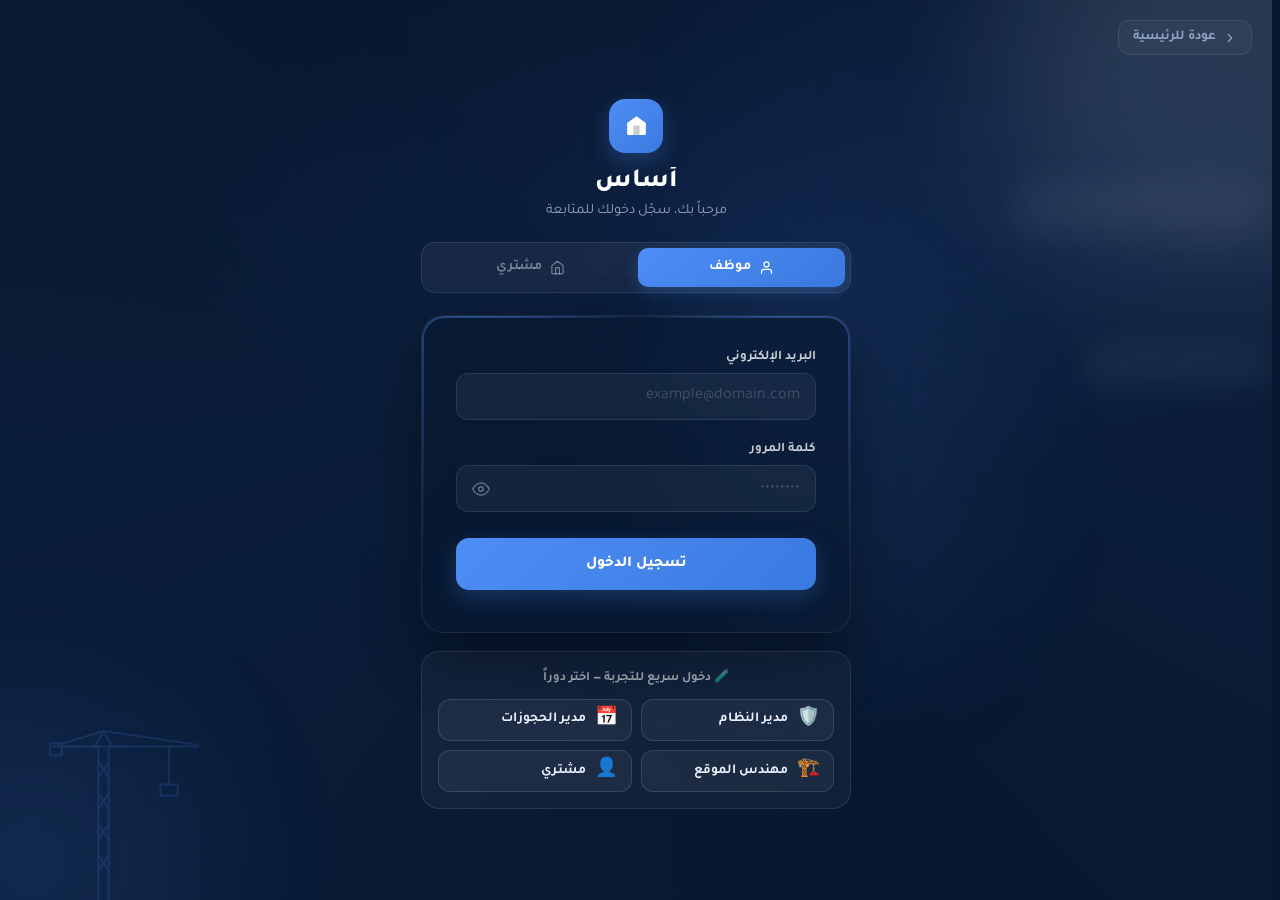
<file: login.html>
<!DOCTYPE html>
<html lang="ar" dir="rtl">
<head>
<script src="mock/mock-api.js?v=19"></script>
<meta charset="UTF-8"/>
<meta name="viewport" content="width=device-width, initial-scale=1.0, maximum-scale=1.0"/>
<title>نظام إدارة العقارات</title>
<link rel="preconnect" href="https://fonts.googleapis.com"/>
<link rel="preconnect" href="https://fonts.gstatic.com" crossorigin/>
<link href="https://fonts.googleapis.com/css2?family=Tajawal:wght@400;500;600;700;800&display=swap" rel="stylesheet"/>
<style>
  *, *::before, *::after { box-sizing: border-box; margin: 0; padding: 0; }

  :root {
    --accent:     #4e8df5;
    --accent-dark:#3a7ae0;
    --accent-rgb: 78, 141, 245;
    --primary:    #0D2142;
    --primary-deep:#081830;
    --bg-rgb:     8, 24, 48;
    --danger:     #ff3b30;
    --muted:      #8fa3c0;
    --card:       rgba(var(--bg-rgb), 0.6);
    --border:     rgba(var(--fg-rgb), 0.1);
    --bg:         var(--primary-deep);
    --ease:       all 0.38s cubic-bezier(0.23,1,0.32,1);
  }

  html, body {
    width: 100%; min-height: 100%;
    background: var(--bg);
    font-family: 'Tajawal', sans-serif;
    color: #fff; direction: rtl; overflow-x: hidden;
  }
  body {
    display: flex; align-items: center; justify-content: center;
    min-height: 100svh; padding: 20px 16px; position: relative;
    /* Start invisible — JS will fade in */
    opacity: 0;
  }

  /* ══ PAGE TRANSITION OVERLAY ══ */
  #pageOverlay {
    position: fixed; inset: 0; z-index: 9999;
    background: var(--bg);
    pointer-events: none;
    opacity: 0;
    transition: opacity 0.42s cubic-bezier(0.4,0,0.2,1);
  }
  #pageOverlay.show { opacity: 1; pointer-events: all; }

  /* ══ BG ══ */
  .bg {
    position: fixed; inset: 0; z-index: 0; pointer-events: none;
    background: radial-gradient(ellipse 65% 45% at 60% 25%, var(--primary) 0%, var(--bg) 70%);
  }
  .blob {
    position: absolute; filter: blur(80px); opacity: .12; border-radius: 50%;
    animation: blobFloat 22s ease-in-out infinite;
  }
  .b1 { width: clamp(200px,50vw,460px); height: clamp(200px,50vw,460px); background: #fff; top: -20%; right: -15%; animation-delay: 0s; }
  .b2 { width: clamp(150px,38vw,340px); height: clamp(150px,38vw,340px); background: var(--accent); bottom: -15%; left: -10%; animation-delay: -11s; animation-direction: reverse; }
  .b3 { width: clamp(160px,40vw,360px); height: clamp(160px,40vw,360px); background: var(--accent); opacity: .09; top: 35%; left: 50%; animation-delay: -6s; }

  @keyframes blobFloat {
    0%,100% { transform: translate(0,0) scale(1); }
    33% { transform: translate(50px,30px) scale(1.06); }
    66% { transform: translate(-30px,50px) scale(0.97); }
  }

  /* ══ BACK BTN ══ */
  .back-btn {
    position: fixed; top: 20px; right: 20px;
    display: flex; align-items: center; gap: 7px;
    color: var(--muted); text-decoration: none;
    font-weight: 600; font-size: .85rem;
    padding: 8px 14px;
    background: rgba(var(--fg-rgb), .04);
    border: 1px solid rgba(var(--fg-rgb), .08);
    border-radius: 11px;
    transition: var(--ease); z-index: 200;
    backdrop-filter: blur(14px); -webkit-backdrop-filter: blur(14px);
  }
  .back-btn svg { width: 14px; height: 14px; transition: transform .28s ease; flex-shrink: 0; }
  .back-btn:hover { color:#fff; background:rgba(var(--fg-rgb), .09); border-color:rgba(var(--fg-rgb), .16); }
  .back-btn:hover svg { transform: translateX(3px); }

  /* ══ WRAPPER ══ */
  .wrapper { position: relative; z-index: 10; width: 100%; max-width: 430px; padding-top: 8px; }

  /* ══ HEADER ══ */
  .header { text-align: center; margin-bottom: 22px; animation: slideDown .6s cubic-bezier(0.23,1,0.32,1) .1s both; }
  @keyframes slideDown { from{opacity:0;transform:translateY(-20px)} to{opacity:1;transform:translateY(0)} }

  .logo-mark {
    width: 54px; height: 54px;
    background: linear-gradient(135deg, var(--accent), var(--accent-dark));
    border-radius: 16px; display: flex; align-items: center; justify-content: center;
    margin: 0 auto 14px;
    box-shadow: 0 8px 22px rgba(var(--accent-rgb),.28);
  }
  .logo-mark svg { width: 25px; height: 25px; fill: #fff; }
  .logo {
    font-size: clamp(1.35rem,5vw,1.65rem); font-weight: 800; letter-spacing:-.5px;
    margin: 0 auto 5px; max-width: 100%;
    overflow: hidden; text-overflow: ellipsis; white-space: nowrap;
  }
  .header p { color: var(--muted); font-size: clamp(.82rem,3vw,.9rem); }

  /* ══ TOGGLE ══ */
  .toggle-wrap {
    display: flex; background: rgba(var(--fg-rgb), .05);
    border: 1px solid rgba(var(--fg-rgb), .09);
    border-radius: 14px; padding: 5px; margin-bottom: 22px;
    position: relative; gap: 4px;
    animation: slideDown .6s cubic-bezier(0.23,1,0.32,1) .2s both;
  }
  .toggle-slider {
    position: absolute; top: 5px; bottom: 5px;
    width: calc(50% - 7px);
    background: linear-gradient(135deg, var(--accent), var(--accent-dark));
    border-radius: 10px;
    transition: transform 0.32s cubic-bezier(0.34,1.2,0.64,1);
    box-shadow: 0 4px 14px rgba(var(--accent-rgb),.28);
    right: 5px;
  }
  .toggle-slider.buyer-side { transform: translateX(calc(-100% - 4px)); }

  .toggle-btn {
    flex: 1; position: relative; z-index: 2;
    display: flex; align-items: center; justify-content: center; gap: 8px;
    padding: 11px 12px; border: none; background: transparent;
    color: rgba(var(--fg-rgb), .4); font-family: inherit;
    font-weight: 700; font-size: .88rem; border-radius: 10px;
    cursor: pointer; transition: color .28s ease;
    -webkit-tap-highlight-color: transparent;
  }
  .toggle-btn.active { color: #fff; }
  .toggle-btn svg { width: 15px; height: 15px; flex-shrink: 0; }

  /* ══ CARD ══ */
  .card {
    background: var(--card); backdrop-filter: blur(24px); -webkit-backdrop-filter: blur(24px);
    border-radius: 22px; border: 1px solid var(--border);
    padding: clamp(22px,6vw,34px);
    box-shadow: 0 24px 56px rgba(0,0,0,.38), inset 0 1px 0 rgba(var(--fg-rgb), .06);
    animation: cardPop .65s cubic-bezier(0.34,1.3,0.64,1) .28s both;
    transition: border-color .35s ease;
  }
  @keyframes cardPop { from{opacity:0;transform:scale(.94) translateY(24px)} to{opacity:1;transform:scale(1) translateY(0)} }

  @keyframes shakeX { 0%,100%{transform:translateX(0)} 20%{transform:translateX(-7px)} 40%{transform:translateX(7px)} 60%{transform:translateX(-4px)} 80%{transform:translateX(4px)} }
  .card.shake { animation: shakeX 0.42s cubic-bezier(0.36,0.07,0.19,0.97); }

  /* ══ PANELS ══ */
  .panel { display: none; }
  .panel.active { display: block; animation: fadePanel .3s ease; }
  @keyframes fadePanel { from{opacity:0;transform:translateY(6px)} to{opacity:1;transform:translateY(0)} }

  /* ══ FORM FIELDS ══ */
  .g { margin-bottom: 16px; }
  label.lbl { display: block; color: rgba(var(--fg-rgb), .78); font-weight: 600; font-size: .82rem; margin-bottom: 7px; }

  .input-wrap { position: relative; }
  .inp {
    width: 100%; background: rgba(var(--fg-rgb), .05);
    border: 1.5px solid rgba(var(--fg-rgb), .09);
    padding: 13px 15px; border-radius: 12px;
    color: #fff; font-family: inherit; font-size: max(.92rem,16px);
    transition: var(--ease);
  }
  .inp::placeholder { color: rgba(var(--fg-rgb), .2); }
  .inp:focus {
    outline:none; background:rgba(var(--fg-rgb), .08);
    border-color: var(--accent);
    box-shadow: 0 0 0 3px rgba(var(--accent-rgb),.16);
    transform: translateY(-1px);
  }
  .inp.inp-error { border-color: rgba(255,59,48,.55); background: rgba(255,59,48,.05); }
  .inp.inp-error:focus { border-color: var(--danger); box-shadow: 0 0 0 3px rgba(255,59,48,.14); }

  /* Autofill styling */
  .inp:-webkit-autofill,
  .inp:-webkit-autofill:focus {
    -webkit-box-shadow: 0 0 0 100px var(--card-bg) inset !important;
    -webkit-text-fill-color: var(--light) !important;
    caret-color: #fff;
  }

  /* Toggle password visibility */
  .pw-toggle {
    position: absolute; left: 12px; top: 50%; transform: translateY(-50%);
    background: none; border: none; cursor: pointer;
    color: rgba(var(--fg-rgb), .35); padding: 4px;
    transition: color .2s;
  }
  .pw-toggle:hover { color: rgba(var(--fg-rgb), .7); }
  .pw-toggle svg { width: 18px; height: 18px; display: block; }
  .inp.has-toggle { padding-left: 42px; }

  /* ══ FIELD ERROR ══ */
  .field-error {
    display: flex; align-items: center; gap: 6px;
    margin-top: 6px; font-size: .78rem; color: #ff7b72; font-weight: 600;
    opacity: 0; max-height: 0; overflow: hidden;
    transition: opacity .28s ease, max-height .28s ease;
  }
  .field-error.show { opacity: 1; max-height: 28px; }
  .field-error svg { width: 12px; height: 12px; flex-shrink: 0; fill: #ff7b72; }

  /* ══ SUBMIT BUTTON ══ */
  .btn-wrap { margin-top: 20px; position: relative; }

  .btn {
    width: 100%; background: linear-gradient(135deg, var(--accent), var(--accent-dark));
    color: #fff; border: none; padding: 0; border-radius: 13px;
    cursor: pointer; font-family: inherit; font-weight: 800; font-size: .95rem;
    position: relative; overflow: hidden;
    box-shadow: 0 8px 22px rgba(var(--accent-rgb),.26);
    height: 52px;
    -webkit-tap-highlight-color: transparent;
    transition: box-shadow .28s ease, transform .2s ease;
  }
  .btn:hover:not(:disabled):not(.loading):not(.btn-success):not(.btn-fail) {
    transform: translateY(-2px);
    box-shadow: 0 14px 30px rgba(var(--accent-rgb),.38);
  }
  .btn:active:not(:disabled) { transform: scale(.985); }

  /* Shimmer sweep */
  .btn::before {
    content:''; position:absolute; top:-50%; left:-70%;
    width:18%; height:200%;
    background:rgba(var(--fg-rgb), .16);
    transform:rotate(25deg);
    transition:.5s; pointer-events:none;
  }
  .btn:hover::before { left:115%; }

  /* Button inner states */
  .btn-label { position:absolute; inset:0; display:flex; align-items:center; justify-content:center; font-weight:800; font-size:.95rem; transition:opacity .22s,transform .22s; }
  .btn-spinner { position:absolute; top:50%; left:50%; width:24px; height:24px; margin:-12px 0 0 -12px; opacity:0; transition:opacity .2s; pointer-events:none; }
  .btn-spinner svg { width:100%; height:100%; }
  .sp-track { stroke:rgba(var(--fg-rgb), .18); }
  .sp-arc   { stroke:#fff; stroke-linecap:round; stroke-dasharray:56; stroke-dashoffset:56; }

  .btn-check { position:absolute; top:50%; left:50%; width:28px; height:28px; margin:-14px 0 0 -14px; opacity:0; transform:scale(.4); transition:opacity .28s,transform .38s cubic-bezier(0.34,1.5,0.64,1); pointer-events:none; }
  .btn-check svg { width:100%; height:100%; }
  .ck-circle { fill:none; stroke:#fff; stroke-width:2.2; stroke-dasharray:66; stroke-dashoffset:66; }
  .ck-tick   { fill:none; stroke:#fff; stroke-width:2.5; stroke-linecap:round; stroke-linejoin:round; stroke-dasharray:20; stroke-dashoffset:20; }

  .btn-x { position:absolute; top:50%; left:50%; width:26px; height:26px; margin:-13px 0 0 -13px; opacity:0; transform:scale(.4) rotate(-45deg); transition:opacity .28s,transform .38s cubic-bezier(0.34,1.5,0.64,1); pointer-events:none; }
  .btn-x svg { width:100%; height:100%; }
  .xc { fill:none; stroke:#fff; stroke-width:2.2; stroke-dasharray:66; stroke-dashoffset:66; }
  .xl { fill:none; stroke:#fff; stroke-width:2.5; stroke-linecap:round; stroke-dasharray:20; stroke-dashoffset:20; }

  /* Loading state */
  .btn.loading { pointer-events:none; }
  .btn.loading .btn-label { opacity:0; transform:scale(.85); }
  .btn.loading .btn-spinner { opacity:1; }
  .btn.loading .btn-spinner svg { animation:spin .75s linear infinite; }
  .btn.loading .sp-arc { animation:arcPulse 1.3s ease-in-out infinite; }

  @keyframes spin { to{transform:rotate(360deg)} }
  @keyframes arcPulse { 0%{stroke-dashoffset:56} 50%{stroke-dashoffset:14} 100%{stroke-dashoffset:56} }

  /* Success state */
  .btn.btn-success {
    background: linear-gradient(135deg,#1e9e3c,#16772d);
    box-shadow: 0 8px 28px rgba(30,158,60,.42);
    pointer-events: none;
  }
  .btn.btn-success .btn-label  { opacity:0; transform:scale(.85); }
  .btn.btn-success .btn-spinner { opacity:0; }
  .btn.btn-success .btn-check  { opacity:1; transform:scale(1); }
  .btn.btn-success .ck-circle  { animation: drawC .45s ease forwards; }
  .btn.btn-success .ck-tick    { animation: drawT .32s ease .42s forwards; }
  @keyframes drawC { to{stroke-dashoffset:0} }
  @keyframes drawT { to{stroke-dashoffset:0} }

  /* Fail state */
  .btn.btn-fail {
    background: linear-gradient(135deg,#c0392b,#962d22);
    box-shadow: 0 8px 28px rgba(192,57,43,.38);
    pointer-events: none;
  }
  .btn.btn-fail .btn-label  { opacity:0; transform:scale(.85); }
  .btn.btn-fail .btn-spinner { opacity:0; }
  .btn.btn-fail .btn-x      { opacity:1; transform:scale(1) rotate(0deg); }
  .btn.btn-fail .xc         { animation: drawC .45s ease forwards; }
  .btn.btn-fail .xl         { animation: drawT .32s ease .42s forwards; }

  /* Glow ring */
  .btn-glow {
    position:absolute; inset:-4px; border-radius:17px;
    opacity:0; pointer-events:none;
    transition:opacity .35s ease;
    background:transparent;
    box-shadow: 0 0 0 2px rgba(var(--accent-rgb),.4), 0 0 18px 3px rgba(var(--accent-rgb),.18);
  }
  .btn-wrap.glow-success .btn-glow { opacity:1; }
  .btn-wrap.glow-fail .btn-glow { box-shadow:0 0 0 2px rgba(255,59,48,.4),0 0 18px 3px rgba(255,59,48,.18); opacity:1; }

  /* Ripple */
  .btn-ripple { position:absolute; border-radius:50%; background:rgba(var(--fg-rgb), .22); transform:scale(0); pointer-events:none; animation:ripple .55s ease-out forwards; }
  @keyframes ripple { to{transform:scale(4);opacity:0} }

  @media (max-width: 480px) {
    .back-btn { top:14px; right:14px; padding:7px 11px; font-size:.8rem; }
    .wrapper { padding-top: 50px; }
  }

  /* ══════════════════ PREMIUM POLISH ══════════════════ */

  /* خلفية أورورا دوّارة ناعمة */
  .bg::after {
    content:''; position:absolute; inset:-35%;
    background: conic-gradient(from 0deg at 50% 45%,
      transparent 0deg,
      rgba(var(--accent-rgb), .07) 70deg,
      transparent 150deg,
      rgba(var(--accent-rgb), .045) 250deg,
      transparent 330deg);
    animation: auraSpin 32s linear infinite;
    will-change: transform; pointer-events: none;
  }
  @keyframes auraSpin { to { transform: rotate(360deg); } }

  /* شبكة نقطية خفيفة تدّي إحساس عمق */
  .bg::before {
    content:''; position:absolute; inset:0; pointer-events:none;
    background-image: radial-gradient(rgba(var(--fg-rgb), .05) 1px, transparent 1px);
    background-size: 26px 26px;
    -webkit-mask-image: radial-gradient(ellipse 70% 55% at 50% 35%, #000 0%, transparent 75%);
    mask-image: radial-gradient(ellipse 70% 55% at 50% 35%, #000 0%, transparent 75%);
    opacity: .6;
  }

  /* اللوجو: عوم خفيف + نبضة توهّج */
  .logo-mark { position: relative; animation: logoFloat 4.5s ease-in-out infinite; }
  .logo-mark::after {
    content:''; position:absolute; inset:0; border-radius:inherit; pointer-events:none;
    animation: logoPulse 2.9s ease-out infinite;
  }
  @keyframes logoFloat { 0%,100%{transform:translateY(0)} 50%{transform:translateY(-5px)} }
  @keyframes logoPulse {
    0%   { box-shadow: 0 0 0 0 rgba(var(--accent-rgb), .22); }
    70%  { box-shadow: 0 0 0 13px rgba(var(--accent-rgb), 0); }
    100% { box-shadow: 0 0 0 0 rgba(var(--accent-rgb), 0); }
  }

  /* الكارت: هالة لون بتتنفّس + حد دوّار + لمعة */
  .card {
    position: relative; overflow: hidden;
    animation: cardPop .65s cubic-bezier(0.34,1.3,0.64,1) .28s both,
               cardGlow 5.5s ease-in-out 1.2s infinite;
  }
  @keyframes cardGlow {
    0%,100% { box-shadow: 0 24px 56px rgba(0,0,0,.40), inset 0 1px 0 rgba(var(--fg-rgb), .06); }
    50%     { box-shadow: 0 24px 60px rgba(0,0,0,.44), inset 0 1px 0 rgba(var(--fg-rgb), .08),
                          0 0 26px -10px rgba(var(--accent-rgb), .22); }
  }

  /* حد متدرّج دوّار حوالين الكارت (WOW) */
  @property --bd-angle { syntax: '<angle>'; initial-value: 0deg; inherits: false; }
  .card::after {
    content:''; position:absolute; inset:0; border-radius:22px; padding:1.6px;
    pointer-events:none; z-index:3;
    background: conic-gradient(from var(--bd-angle),
      transparent 0%, rgba(var(--accent-rgb), .42) 12%,
      transparent 32%, transparent 68%,
      rgba(var(--accent-rgb), .42) 88%, transparent 100%);
    -webkit-mask: linear-gradient(#000 0 0) content-box, linear-gradient(#000 0 0);
            mask: linear-gradient(#000 0 0) content-box, linear-gradient(#000 0 0);
    -webkit-mask-composite: xor; mask-composite: exclude;
    animation: bdSpin 5s linear infinite;
  }
  @keyframes bdSpin { to { --bd-angle: 360deg; } }

  /* لمعة زجاجية بتعدّي على الكارت */
  .card::before {
    content:''; position:absolute; top:0; left:-65%; width:45%; height:100%;
    background: linear-gradient(105deg, transparent, rgba(var(--fg-rgb), .05), transparent);
    transform: skewX(-18deg); pointer-events:none; z-index:0;
    animation: cardShine 9s ease-in-out 3s infinite;
  }
  @keyframes cardShine { 0%{left:-65%} 24%{left:165%} 100%{left:165%} }

  .card > .panel { position: relative; z-index: 1; }

  /* دخول متدرّج لحقول النموذج النشط */
  body.intro .panel.active .g,
  body.intro .panel.active .btn-wrap { animation: fieldUp .55s cubic-bezier(.23,1,.32,1) both; }
  body.intro .panel.active .g:nth-of-type(1) { animation-delay: .5s; }
  body.intro .panel.active .g:nth-of-type(2) { animation-delay: .6s; }
  body.intro .panel.active .btn-wrap         { animation-delay: .7s; }
  @keyframes fieldUp { from{opacity:0; transform:translateY(13px)} to{opacity:1; transform:translateY(0)} }

  /* ══════════════════ CRANE + CLOUDS ══════════════════ */
  /* رافعة بناء — خطوط أنيقة في الزاوية */
  .crane {
    position: fixed; bottom: 0; left: 2.5vw; z-index: 0; pointer-events: none;
    width: clamp(120px, 16vw, 190px);
    color: rgb(var(--accent-rgb));
    opacity: .16;
    filter: drop-shadow(0 0 10px rgba(var(--accent-rgb), .25));
    animation: craneRise 1.1s cubic-bezier(.22,1,.36,1) .2s both;
  }
  .crane svg { width: 100%; height: auto; display: block; }
  @keyframes craneRise { from { opacity: 0; transform: translateY(40px); } to { opacity: .16; transform: translateY(0); } }

  /* الحمولة بتتمايل زي البندول */
  .crane-hook {
    transform-box: view-box;
    transform-origin: 168px 62px;
    animation: craneSway 5s ease-in-out infinite;
  }
  @keyframes craneSway {
    0%,100% { transform: rotate(-3.5deg); }
    50%     { transform: rotate(3.5deg); }
  }

  /* سحاب خفيف بيعدّي */
  .cloud {
    position: absolute; pointer-events: none; z-index: 0;
    border-radius: 100px;
    background: rgba(var(--fg-rgb), .05);
    filter: blur(16px);
  }
  .cloud.c1 { width: clamp(160px,24vw,260px); height: 56px; top: 20%; animation: cloudDrift1 70s linear infinite; }
  .cloud.c2 { width: clamp(120px,18vw,190px); height: 44px; top: 38%; animation: cloudDrift2 95s linear infinite; }
  @keyframes cloudDrift1 { from { transform: translateX(-280px); } to { transform: translateX(102vw); } }
  @keyframes cloudDrift2 { from { transform: translateX(102vw);  } to { transform: translateX(-240px); } }

  @media (max-width: 600px) {
    .crane { opacity: .10; width: 110px; }
  }

  /* ══════════ WELCOME OVERLAY ══════════ */
  #welcomeOverlay {
    position: fixed; inset: 0; z-index: 10000;
    background:
      radial-gradient(ellipse 80% 55% at 50% 38%, rgba(var(--accent-rgb), .22) 0%, transparent 60%),
      var(--primary-deep, #081830);
    display: none; align-items: center; justify-content: center; padding: 24px;
  }
  #welcomeOverlay.show { display: flex; }
  #welcomeOverlay.zoom .wel-inner { animation: welOut .6s cubic-bezier(.5,0,.75,0) forwards; }
  @keyframes welOut { to { opacity: 0; transform: scale(1.3); filter: blur(6px); } }

  .wel-inner { text-align: center; }
  .wel-check { width: 96px; height: 96px; margin: 0 auto 22px; }
  .wel-check svg { width: 100%; height: 100%; }
  .wel-ring {
    fill: none; stroke: var(--accent); stroke-width: 3;
    stroke-dasharray: 157; stroke-dashoffset: 157;
    animation: welRing .6s cubic-bezier(.22,1,.36,1) .15s forwards;
  }
  .wel-tick {
    fill: none; stroke: var(--accent); stroke-width: 4;
    stroke-linecap: round; stroke-linejoin: round;
    stroke-dasharray: 44; stroke-dashoffset: 44;
    animation: welTick .35s cubic-bezier(.22,1,.36,1) .62s forwards;
  }
  @keyframes welRing { to { stroke-dashoffset: 0; } }
  @keyframes welTick { to { stroke-dashoffset: 0; } }

  .wel-title { font-size: clamp(1rem,3vw,1.3rem); font-weight: 700; color: var(--muted);
    opacity: 0; animation: welUp .5s ease .7s forwards; }
  .wel-name {
    margin-top: 4px; font-size: clamp(1.9rem,7vw,3rem); font-weight: 900; line-height: 1.12;
    background: linear-gradient(135deg, #fff 0%, var(--accent) 100%);
    -webkit-background-clip: text; background-clip: text; -webkit-text-fill-color: transparent; color: transparent;
    opacity: 0; animation: welUp .6s cubic-bezier(.22,1,.36,1) .9s forwards;
  }
  .wel-sub { margin-top: 14px; font-size: .92rem; font-weight: 600; color: var(--muted);
    opacity: 0; animation: welUp .5s ease 1.2s forwards; }
  .wel-bar { width: min(260px,70vw); height: 4px; margin: 22px auto 0; border-radius: 3px;
    background: rgba(255,255,255,.08); overflow: hidden; opacity: 0; animation: welUp .4s ease 1.3s forwards; }
  .wel-bar span { display: block; height: 100%; width: 0; border-radius: 3px;
    background: linear-gradient(90deg, var(--accent), var(--accent-dark));
    box-shadow: 0 0 12px rgba(var(--accent-rgb), .7);
    animation: welBar 1.2s cubic-bezier(.4,0,.2,1) 1.4s forwards; }
  @keyframes welBar { to { width: 100%; } }
  @keyframes welUp { from { opacity: 0; transform: translateY(16px); } to { opacity: 1; transform: translateY(0); } }

  @media (prefers-reduced-motion: reduce) {
    .bg::after, .blob, .logo-mark, .logo-mark::after,
    .card, .card::after, .card::before,
    .crane, .crane-hook, .cloud { animation: none !important; }
    .crane { opacity: .14 !important; transform: none !important; }
    body.intro .panel.active .g, body.intro .panel.active .btn-wrap { animation: none !important; }
  }
</style>
  <link rel="stylesheet" href="config/light-overrides.css"/>
  <link rel="stylesheet" href="config/polish.css"/>
  <script src="config/themes.js"></script>
  <script src="config/brand.js"></script>
</head>
<body class="intro">

<div id="pageOverlay"></div>

<!-- ════════ WELCOME — انتقال نجاح الدخول ════════ -->
<div id="welcomeOverlay" aria-hidden="true">
  <div class="wel-inner">
    <div class="wel-check">
      <svg viewBox="0 0 56 56">
        <circle class="wel-ring" cx="28" cy="28" r="25"/>
        <path class="wel-tick" d="M16 29 l8 8 l16 -17"/>
      </svg>
    </div>
    <div class="wel-title">مرحبًا بك</div>
    <div class="wel-name" id="wel-name">—</div>
    <div class="wel-sub">جارٍ تجهيز لوحة التحكم…</div>
    <div class="wel-bar"><span></span></div>
  </div>
</div>

<div class="bg">
  <div class="blob b1"></div><div class="blob b2"></div><div class="blob b3"></div>

  <!-- سحاب خفيف بيعدّي -->
  <div class="cloud c1"></div>
  <div class="cloud c2"></div>

  <!-- رافعة بناء (الحمولة بتتمايل بهدوء) -->
  <div class="crane" aria-hidden="true">
    <svg viewBox="0 0 220 240" fill="none" stroke="currentColor" stroke-width="2.2" stroke-linecap="round" stroke-linejoin="round">
      <!-- العمود -->
      <path d="M86 240V62 M98 240V62"/>
      <path d="M86 80l12 18M98 80l-12 18M86 116l12 18M98 116l-12 18M86 152l12 18M98 152l-12 18M86 188l12 18M98 188l-12 18"/>
      <!-- الكابينة/القمة -->
      <path d="M82 62h20l-10-18z"/>
      <!-- الذراع الأمامية -->
      <path d="M98 62h104"/>
      <path d="M92 44l110 16"/>
      <!-- الذراع الخلفية + الثقل الموازن -->
      <path d="M86 62H34"/>
      <path d="M92 44L40 60"/>
      <rect x="30" y="58" width="14" height="14" rx="1"/>
      <!-- الكابل + الحمولة (متحركة) -->
      <g class="crane-hook">
        <path d="M168 62v44"/>
        <rect x="158" y="106" width="20" height="13" rx="1"/>
      </g>
    </svg>
  </div>
</div>

<a href="interface.html" class="back-btn" id="backBtn">
  <svg viewBox="0 0 24 24" fill="none" stroke="currentColor" stroke-width="2.2" stroke-linecap="round" stroke-linejoin="round">
    <polyline points="9 18 15 12 9 6"/>
  </svg>
  عودة للرئيسية
</a>

<div class="wrapper">
  <div class="header">
    <div class="logo-mark" id="logoMark">
      <svg viewBox="0 0 24 24" xmlns="http://www.w3.org/2000/svg">
        <path d="M3 9.5L12 3l9 6.5V20a1 1 0 01-1 1H4a1 1 0 01-1-1V9.5z"/>
        <path d="M9 21V12h6v9" fill="rgba(0,0,0,.2)"/>
      </svg>
    </div>
    <div class="logo" id="logoName">نظام إدارة العقارات</div>
    <p>مرحباً بك، سجّل دخولك للمتابعة</p>
  </div>

  <!-- Role toggle -->
  <div class="toggle-wrap">
    <div class="toggle-slider" id="toggleSlider"></div>
    <button class="toggle-btn active" id="btnStaff" onclick="switchMode('staff')">
      <svg viewBox="0 0 24 24" fill="none" stroke="currentColor" stroke-width="2" stroke-linecap="round" stroke-linejoin="round">
        <path d="M20 21v-2a4 4 0 00-4-4H8a4 4 0 00-4 4v2"/><circle cx="12" cy="7" r="4"/>
      </svg>
      موظف
    </button>
    <button class="toggle-btn" id="btnBuyer" onclick="switchMode('buyer')">
      <svg viewBox="0 0 24 24" fill="none" stroke="currentColor" stroke-width="2" stroke-linecap="round" stroke-linejoin="round">
        <path d="M3 9l9-7 9 7v11a2 2 0 01-2 2H5a2 2 0 01-2-2z"/><polyline points="9 22 9 12 15 12 15 22"/>
      </svg>
      مشتري
    </button>
  </div>

  <div class="card" id="mainCard">

    <!-- Staff panel -->
    <div class="panel active" id="staffPanel">
      <div class="g">
        <label class="lbl" for="email">البريد الإلكتروني</label>
        <div class="input-wrap">
          <input type="email" id="email" class="inp" placeholder="example@domain.com" autocomplete="email" inputmode="email" oninput="clearErr('emailErr','email')"/>
        </div>
        <div class="field-error" id="emailErr">
          <svg viewBox="0 0 20 20"><path d="M10 0C4.5 0 0 4.5 0 10s4.5 10 10 10 10-4.5 10-10S15.5 0 10 0zm1 15H9v-2h2v2zm0-4H9V5h2v6z"/></svg>
          <span id="emailErrTxt">يرجى إدخال البريد الإلكتروني</span>
        </div>
      </div>
      <div class="g">
        <label class="lbl" for="password">كلمة المرور</label>
        <div class="input-wrap">
          <input type="password" id="password" class="inp has-toggle" placeholder="••••••••" autocomplete="current-password" oninput="clearErr('passwordErr','password')"/>
          <button class="pw-toggle" type="button" onclick="togglePw('password',this)" aria-label="إظهار/إخفاء كلمة المرور">
            <svg id="eyeStaff" viewBox="0 0 24 24" fill="none" stroke="currentColor" stroke-width="2" stroke-linecap="round" stroke-linejoin="round">
              <path d="M1 12s4-8 11-8 11 8 11 8-4 8-11 8-11-8-11-8z"/><circle cx="12" cy="12" r="3"/>
            </svg>
          </button>
        </div>
        <div class="field-error" id="passwordErr">
          <svg viewBox="0 0 20 20"><path d="M10 0C4.5 0 0 4.5 0 10s4.5 10 10 10 10-4.5 10-10S15.5 0 10 0zm1 15H9v-2h2v2zm0-4H9V5h2v6z"/></svg>
          <span id="passwordErrTxt">يرجى إدخال كلمة المرور</span>
        </div>
      </div>
      <div class="btn-wrap" id="bwStaff">
        <div class="btn-glow"></div>
        <button class="btn" id="submitStaff" onclick="handleStaffLogin()">
          <span class="btn-label">تسجيل الدخول</span>
          <div class="btn-spinner"><svg viewBox="0 0 24 24" fill="none"><circle class="sp-track" cx="12" cy="12" r="9" stroke-width="2.5"/><circle class="sp-arc" cx="12" cy="12" r="9" stroke-width="2.5" transform="rotate(-90 12 12)"/></svg></div>
          <div class="btn-check"><svg viewBox="0 0 28 28" fill="none"><circle class="ck-circle" cx="14" cy="14" r="10" transform="rotate(-90 14 14)"/><polyline class="ck-tick" points="9,14 12.5,17.5 19,10"/></svg></div>
          <div class="btn-x"><svg viewBox="0 0 28 28" fill="none"><circle class="xc" cx="14" cy="14" r="10" transform="rotate(-90 14 14)"/><g class="xl"><line x1="10" y1="10" x2="18" y2="18"/><line x1="18" y1="10" x2="10" y2="18"/></g></svg></div>
        </button>
      </div>
    </div>

    <!-- Buyer panel -->
    <div class="panel" id="buyerPanel">
      <div class="g">
        <label class="lbl" for="buyerPhone">رقم الجوال</label>
        <div class="input-wrap">
          <input type="tel" id="buyerPhone" class="inp" placeholder="05xxxxxxxx" inputmode="numeric" maxlength="15" oninput="cleanPhoneInput(this); clearErr('buyerPhoneErr','buyerPhone')"/>
        </div>
        <div class="field-error" id="buyerPhoneErr">
          <svg viewBox="0 0 20 20"><path d="M10 0C4.5 0 0 4.5 0 10s4.5 10 10 10 10-4.5 10-10S15.5 0 10 0zm1 15H9v-2h2v2zm0-4H9V5h2v6z"/></svg>
          <span id="buyerPhoneErrTxt">يرجى إدخال رقم الجوال</span>
        </div>
      </div>
      <div class="g">
        <label class="lbl" for="buyerPassword">كلمة المرور</label>
        <div class="input-wrap">
          <input type="password" id="buyerPassword" class="inp has-toggle" placeholder="••••••••" autocomplete="current-password" oninput="clearErr('buyerPasswordErr','buyerPassword')"/>
          <button class="pw-toggle" type="button" onclick="togglePw('buyerPassword',this)" aria-label="إظهار/إخفاء كلمة المرور">
            <svg viewBox="0 0 24 24" fill="none" stroke="currentColor" stroke-width="2" stroke-linecap="round" stroke-linejoin="round">
              <path d="M1 12s4-8 11-8 11 8 11 8-4 8-11 8-11-8-11-8z"/><circle cx="12" cy="12" r="3"/>
            </svg>
          </button>
        </div>
        <div class="field-error" id="buyerPasswordErr">
          <svg viewBox="0 0 20 20"><path d="M10 0C4.5 0 0 4.5 0 10s4.5 10 10 10 10-4.5 10-10S15.5 0 10 0zm1 15H9v-2h2v2zm0-4H9V5h2v6z"/></svg>
          <span id="buyerPasswordErrTxt">يرجى إدخال كلمة المرور</span>
        </div>
      </div>
      <div class="btn-wrap" id="bwBuyer">
        <div class="btn-glow"></div>
        <button class="btn" id="submitBuyer" onclick="handleBuyerLogin()">
          <span class="btn-label">تسجيل الدخول</span>
          <div class="btn-spinner"><svg viewBox="0 0 24 24" fill="none"><circle class="sp-track" cx="12" cy="12" r="9" stroke-width="2.5"/><circle class="sp-arc" cx="12" cy="12" r="9" stroke-width="2.5" transform="rotate(-90 12 12)"/></svg></div>
          <div class="btn-check"><svg viewBox="0 0 28 28" fill="none"><circle class="ck-circle" cx="14" cy="14" r="10" transform="rotate(-90 14 14)"/><polyline class="ck-tick" points="9,14 12.5,17.5 19,10"/></svg></div>
          <div class="btn-x"><svg viewBox="0 0 28 28" fill="none"><circle class="xc" cx="14" cy="14" r="10" transform="rotate(-90 14 14)"/><g class="xl"><line x1="10" y1="10" x2="18" y2="18"/><line x1="18" y1="10" x2="10" y2="18"/></g></svg></div>
        </button>
      </div>
    </div>

  </div>

  <!-- ══ DEMO quick login ══ -->
  <style>
    .demo-quick{margin-top:18px;padding:16px;border-radius:18px;background:rgba(var(--fg-rgb),.04);border:1px solid rgba(var(--fg-rgb),.1)}
    .demo-quick-title{font-size:.8rem;font-weight:700;color:rgba(var(--fg-rgb),.6);text-align:center;margin-bottom:12px;display:flex;align-items:center;gap:7px;justify-content:center}
    .demo-quick-grid{display:grid;grid-template-columns:1fr 1fr;gap:9px}
    .demo-role{display:flex;align-items:center;gap:9px;padding:11px 13px;border-radius:12px;cursor:pointer;font-family:inherit;font-size:.86rem;font-weight:700;color:var(--fg,#eaf0fb);background:rgba(var(--fg-rgb),.05);border:1px solid rgba(var(--fg-rgb),.12);transition:.18s;text-align:right}
    .demo-role:hover{background:rgba(var(--accent-rgb),.16);border-color:rgba(var(--accent-rgb),.5);transform:translateY(-2px)}
    .demo-role .ic{font-size:1.15rem;line-height:1}
  </style>
  <div class="demo-quick">
    <div class="demo-quick-title">🧪 دخول سريع للتجربة — اختر دوراً</div>
    <div class="demo-quick-grid">
      <button type="button" class="demo-role" onclick="demoLogin('Admin')"><span class="ic">🛡️</span> مدير النظام</button>
      <button type="button" class="demo-role" onclick="demoLogin('BookingManager')"><span class="ic">📅</span> مدير الحجوزات</button>
      <button type="button" class="demo-role" onclick="demoLogin('SiteEngineer')"><span class="ic">🏗️</span> مهندس الموقع</button>
      <button type="button" class="demo-role" onclick="demoLogin('Buyer')"><span class="ic">👤</span> مشتري</button>
    </div>
  </div>
  <script>
    function demoLogin(role){
      if(role==='Buyer'){
        if(window.switchMode) switchMode('buyer');
        document.getElementById('buyerPhone').value='0544607585';
        document.getElementById('buyerPassword').value='demo1234';
        setTimeout(()=>window.handleBuyerLogin&&handleBuyerLogin(), 380);
      } else {
        if(window.switchMode) switchMode('staff');
        const emails={Admin:'admin@asas.com',BookingManager:'booking@asas.com',SiteEngineer:'engineer@asas.com'};
        document.getElementById('email').value=emails[role];
        document.getElementById('password').value='demo1234';
        setTimeout(()=>window.handleStaffLogin&&handleStaffLogin(), 380);
      }
    }
  </script>
</div>

<script>
  const API_BASE = window.location.origin;
  let currentMode = 'staff';

  /* ══ SMOOTH NAVIGATION ══ */
  function navigateTo(url) {
    const overlay = document.getElementById('pageOverlay');
    overlay.classList.add('show');
    setTimeout(() => { window.location.href = url; }, 430);
  }

  document.getElementById('backBtn').addEventListener('click', function(e) {
    e.preventDefault();
    navigateTo(this.getAttribute('href'));
  });

  /* ══ PAGE ENTER ANIMATION ══ */
  window.addEventListener('DOMContentLoaded', async () => {
    /* Apply brand logo / name */
    const brand = await (window.brandReady || Promise.resolve({}));
    if (brand && brand.configured) {
      if (brand.logoUrl) {
        document.getElementById('logoMark').innerHTML =
          `<img src="${brand.logoUrl}" alt="logo" style="max-height:42px;max-width:130px;object-fit:contain;">`;
      }
      if (brand.companyName) {
        document.getElementById('logoName').textContent = brand.companyName;
      }
    }

    /* Fade in body */
    document.body.style.transition = 'opacity 0.45s cubic-bezier(0.4,0,0.2,1)';
    requestAnimationFrame(() => {
      requestAnimationFrame(() => {
        document.body.style.opacity = '1';
      });
    });

    /* شيل حالة الدخول بعد انتهاء الحركة عشان التبديل ميعملش stagger تاني */
    setTimeout(() => document.body.classList.remove('intro'), 1600);
  });

  /* ══ TOGGLE MODE ══ */
  function switchMode(mode) {
    currentMode = mode;
    const slider = document.getElementById('toggleSlider');
    if (mode === 'buyer') {
      slider.classList.add('buyer-side');
      document.getElementById('btnBuyer').classList.add('active');
      document.getElementById('btnStaff').classList.remove('active');
      document.getElementById('staffPanel').classList.remove('active');
      document.getElementById('buyerPanel').classList.add('active');
    } else {
      slider.classList.remove('buyer-side');
      document.getElementById('btnStaff').classList.add('active');
      document.getElementById('btnBuyer').classList.remove('active');
      document.getElementById('buyerPanel').classList.remove('active');
      document.getElementById('staffPanel').classList.add('active');
    }
    // Clear all errors on mode switch
    ['emailErr','email','passwordErr','password','buyerPhoneErr','buyerPhone','buyerPasswordErr','buyerPassword'].forEach(id => {
      const el = document.getElementById(id);
      if (!el) return;
      el.classList.remove('show','inp-error');
    });
  }

  /* ══ PASSWORD VISIBILITY TOGGLE ══ */
  function togglePw(inputId, btn) {
    const inp = document.getElementById(inputId);
    const isHidden = inp.type === 'password';
    inp.type = isHidden ? 'text' : 'password';
    btn.querySelector('svg').innerHTML = isHidden
      ? `<path d="M17.94 17.94A10.07 10.07 0 0112 20c-7 0-11-8-11-8a18.45 18.45 0 015.06-5.94M9.9 4.24A9.12 9.12 0 0112 4c7 0 11 8 11 8a18.5 18.5 0 01-2.16 3.19m-6.72-1.07a3 3 0 11-4.24-4.24"/><line x1="1" y1="1" x2="23" y2="23"/>`
      : `<path d="M1 12s4-8 11-8 11 8 11 8-4 8-11 8-11-8-11-8z"/><circle cx="12" cy="12" r="3"/>`;
    inp.focus();
  }

  /* ══ PHONE INPUT — ONLY DIGITS + ENGLISH ══ */
  function cleanPhoneInput(el) {
    // Convert Arabic/Eastern digits to English, remove non-digits
    let val = el.value
      .replace(/[٠-٩]/g, d => String.fromCharCode(d.charCodeAt(0) - 1632 + 48))
      .replace(/[^\d+\-\s]/g, '');
    el.value = val;
  }

  /* ══ ERROR HELPERS ══ */
  function clearErr(errId, inputId) {
    document.getElementById(errId)?.classList.remove('show');
    if (inputId) document.getElementById(inputId)?.classList.remove('inp-error');
  }

  function showErr(errId, inputId, msg) {
    const errEl = document.getElementById(errId);
    const txtEl = document.getElementById(errId + 'Txt');
    if (txtEl && msg) txtEl.textContent = msg;
    errEl?.classList.add('show');
    if (inputId) {
      const inp = document.getElementById(inputId);
      inp?.classList.add('inp-error');
      inp?.focus();
    }
    shakeCard();
  }

  function shakeCard() {
    const card = document.getElementById('mainCard');
    card.classList.remove('shake');
    void card.offsetHeight;
    card.classList.add('shake');
    setTimeout(() => card.classList.remove('shake'), 450);
  }

  /* ══ BUTTON STATES ══ */
  function setBtn(btnId, wrapId, state) {
    const btn  = document.getElementById(btnId);
    const wrap = document.getElementById(wrapId);
    if (!btn) return;
    btn.classList.remove('loading','btn-success','btn-fail');
    wrap.classList.remove('glow-success','glow-fail');
    btn.disabled = false;

    if (state === 'loading') { btn.classList.add('loading'); btn.disabled = true; }
    else if (state === 'success') {
      btn.classList.add('btn-success'); btn.disabled = true;
      setTimeout(() => wrap.classList.add('glow-success'), 180);
    } else if (state === 'fail') {
      btn.classList.add('btn-fail'); btn.disabled = true;
      setTimeout(() => wrap.classList.add('glow-fail'), 180);
      setTimeout(() => {
        btn.classList.remove('btn-fail'); btn.disabled = false;
        wrap.classList.remove('glow-fail');
      }, 2200);
    }
  }

  /* Ripple effect */
  document.querySelectorAll('.btn').forEach(btn => {
    btn.addEventListener('click', function(e) {
      if (this.disabled) return;
      const rect = this.getBoundingClientRect();
      const size = Math.max(rect.width, rect.height);
      const x = e.clientX - rect.left - size/2;
      const y = e.clientY - rect.top  - size/2;
      const ripple = document.createElement('span');
      ripple.className = 'btn-ripple';
      ripple.style.cssText = `width:${size}px;height:${size}px;left:${x}px;top:${y}px`;
      this.appendChild(ripple);
      setTimeout(() => ripple.remove(), 650);
    });
  });

  /* ══ VALIDATION ══ */
  function validateEmail(email) {
    return /^[^\s@]+@[^\s@]+\.[^\s@]+$/.test(email);
  }

  function validateSaudiPhone(phone) {
    // Accept 05xxxxxxxx or +9665xxxxxxxx
    const cleaned = phone.replace(/\s|-/g, '');
    return /^(05\d{8}|\+9665\d{8}|009665\d{8})$/.test(cleaned);
  }

  /* ══ REDIRECT ══ */
  const ROLE_PAGES = {
    Admin:          'admin/',
    BookingManager: 'booking/',
    SiteEngineer:   'engineer/',
    Buyer:          'buyer/'
  };

  let _loggedInName = '';
  function showWelcome() {
    const nameEl = document.getElementById('wel-name');
    if (nameEl) nameEl.textContent = _loggedInName || 'بك';
    document.getElementById('welcomeOverlay')?.classList.add('show');
  }
  function redirectByRole(role) {
    showWelcome();
    setTimeout(() => document.getElementById('welcomeOverlay')?.classList.add('zoom'), 2300);
    setTimeout(() => navigateTo(ROLE_PAGES[role] || 'login.html'), 2700);
  }

  /* ══ STAFF LOGIN ══ */
  async function handleStaffLogin() {
    const email    = document.getElementById('email').value.trim();
    const password = document.getElementById('password').value;

    clearErr('emailErr','email');
    clearErr('passwordErr','password');

    if (!email) { showErr('emailErr','email','يرجى إدخال البريد الإلكتروني'); return; }
    if (!validateEmail(email)) { showErr('emailErr','email','صيغة البريد الإلكتروني غير صحيحة'); return; }
    if (!password) { showErr('passwordErr','password','يرجى إدخال كلمة المرور'); return; }
    if (password.length < 4) { showErr('passwordErr','password','كلمة المرور قصيرة جداً'); return; }

    setBtn('submitStaff','bwStaff','loading');

    try {
      const res  = await fetch(`${API_BASE}/api/Auth/login/staff`, {
        method: 'POST',
        headers: { 'Content-Type': 'application/json' },
        body: JSON.stringify({ email, password })
      });
      const data = await res.json().catch(() => ({}));

      if (res.ok && data.token) {
        localStorage.setItem('authData', JSON.stringify({
          id: data.id, email: data.email, role: data.role,
          firstName: data.firstName, lastName: data.lastName, token: data.token,
          assignedProjectIds: Array.isArray(data.assignedProjectIds) ? data.assignedProjectIds : null
        }));
        _loggedInName = data.firstName || '';
        setBtn('submitStaff','bwStaff','success');
        redirectByRole(data.role);
      } else {
        setBtn('submitStaff','bwStaff','fail');
        if (res.status === 429) {
          showErr('passwordErr', null, 'تم تجاوز عدد المحاولات المسموح بها، انتظر دقيقة ثم حاول مجدداً');
        } else {
          showErr('passwordErr', 'password', 'البريد الإلكتروني أو كلمة المرور غير صحيحة');
        }
      }
    } catch {
      setBtn('submitStaff','bwStaff','fail');
      showErr('passwordErr', null, 'تعذّر الاتصال بالخادم، تحقق من الاتصال بالإنترنت');
    }
  }

  /* ══ BUYER LOGIN ══ */
  async function handleBuyerLogin() {
    const phone    = document.getElementById('buyerPhone').value.trim();
    const password = document.getElementById('buyerPassword').value;

    clearErr('buyerPhoneErr','buyerPhone');
    clearErr('buyerPasswordErr','buyerPassword');

    if (!phone) { showErr('buyerPhoneErr','buyerPhone','يرجى إدخال رقم الجوال'); return; }
    if (!validateSaudiPhone(phone)) { showErr('buyerPhoneErr','buyerPhone','يرجى إدخال رقم سعودي صحيح (05xxxxxxxx)'); return; }
    if (!password) { showErr('buyerPasswordErr','buyerPassword','يرجى إدخال كلمة المرور'); return; }
    if (password.length < 4) { showErr('buyerPasswordErr','buyerPassword','كلمة المرور قصيرة جداً'); return; }

    setBtn('submitBuyer','bwBuyer','loading');

    try {
      const res  = await fetch(`${API_BASE}/api/Auth/login/buyer`, {
        method: 'POST',
        headers: { 'Content-Type': 'application/json' },
        body: JSON.stringify({ phoneNumber: phone, password })
      });
      const data = await res.json().catch(() => ({}));

      if (res.ok && data.token) {
        localStorage.setItem('authData', JSON.stringify({
          id: data.id, email: data.email, phoneNumber: data.phoneNumber,
          role: data.role, firstName: data.firstName, lastName: data.lastName, token: data.token
        }));
        _loggedInName = data.firstName || '';
        setBtn('submitBuyer','bwBuyer','success');
        redirectByRole('Buyer');
      } else {
        setBtn('submitBuyer','bwBuyer','fail');
        if (res.status === 429) {
          showErr('buyerPasswordErr', null, 'تم تجاوز عدد المحاولات المسموح بها، انتظر دقيقة ثم حاول مجدداً');
        } else {
          showErr('buyerPasswordErr', 'buyerPassword', 'رقم الجوال أو كلمة المرور غير صحيحة');
        }
      }
    } catch {
      setBtn('submitBuyer','bwBuyer','fail');
      showErr('buyerPasswordErr', null, 'تعذّر الاتصال بالخادم، تحقق من الاتصال بالإنترنت');
    }
  }

  /* ══ KEYBOARD SHORTCUTS ══ */
  document.getElementById('password')?.addEventListener('keydown', e => { if (e.key === 'Enter') handleStaffLogin(); });
  document.getElementById('buyerPassword')?.addEventListener('keydown', e => { if (e.key === 'Enter') handleBuyerLogin(); });
  document.getElementById('buyerPhone')?.addEventListener('keydown', e => { if (e.key === 'Enter') document.getElementById('buyerPassword')?.focus(); });
  document.getElementById('email')?.addEventListener('keydown', e => { if (e.key === 'Enter') document.getElementById('password')?.focus(); });
</script>
</body>
</html>
</file>
<file: config/light-overrides.css>
/* ════════════════════════════════════════════════════
   light-overrides.css — طبقة تنعيم الثيم الفاتح (pearl)
   ─────────────────────────────────────────────────────
   الأسطح والحدود والـ tints بتتقلب تلقائيًا عبر --fg-rgb
   (شوف themes.js). الملف ده بيغطّي بس اللي --fg-rgb ما بيوصلهوش:
   • نص مكتوب solid #fff في المصدر (labels/inputs/toast...)
   • تخفيف الظلال على الخلفية الفاتحة
   • ضبط الـ accent/native controls في الوضع الفاتح
   ════════════════════════════════════════════════════ */

:root[data-mode="light"] {
  color-scheme: light;
}

/* ═══════ BODY & GENERAL ═══════ */
:root[data-mode="light"] body,
:root[data-mode="light"] html {
  color: var(--light);
  background:
    radial-gradient(ellipse 66% 52% at 100% -8%, rgba(37,99,235,0.09), transparent 60%),
    radial-gradient(ellipse 58% 54% at -8% 108%, rgba(139,92,246,0.07), transparent 60%),
    radial-gradient(ellipse 70% 45% at 50% 60%, rgba(20,184,166,0.035), transparent 72%),
    var(--primary) !important;
  background-attachment: fixed !important;
}

/* ═══════ CARDS — off-white ناعم بتدرّج + ظل أزرق هادي (روح + راحة للعين) ═══════ */
:root[data-mode="light"] .stat-card,
:root[data-mode="light"] .panel,
:root[data-mode="light"] .mu-card,
:root[data-mode="light"] .mu-stat,
:root[data-mode="light"] .dash-fin-chip,
:root[data-mode="light"] .nd-trend {
  background: linear-gradient(180deg, #FCFDFF 0%, #F4F7FD 100%) !important;
  border: 1px solid rgba(37,99,235,0.08) !important;
  box-shadow: 0 1px 2px rgba(30,41,59,0.04), 0 16px 34px -16px rgba(37,99,235,0.16) !important;
}
:root[data-mode="light"] .stat-card:hover,
:root[data-mode="light"] .mu-card:hover,
:root[data-mode="light"] .mu-stat:hover,
:root[data-mode="light"] .panel:hover {
  border-color: rgba(37,99,235,0.22) !important;
  box-shadow: 0 2px 6px rgba(30,41,59,0.05), 0 26px 50px -18px rgba(37,99,235,0.24) !important;
}

/* ═══════ FORM INPUTS — solid bg, dark text, visible border ═══════ */
:root[data-mode="light"] input,
:root[data-mode="light"] textarea,
:root[data-mode="light"] select,
:root[data-mode="light"] .inp {
  color: var(--light) !important;
  background: #DDE4EE !important;
  border-color: rgba(30,41,59,0.11) !important;
  box-shadow: inset 0 1px 2px rgba(30,41,59,0.05) !important;
}
:root[data-mode="light"] input:focus,
:root[data-mode="light"] textarea:focus,
:root[data-mode="light"] select:focus,
:root[data-mode="light"] .inp:focus {
  border-color: var(--accent) !important;
  background: #E7EDF5 !important;
  box-shadow: inset 0 1px 2px rgba(30,41,59,0.04), 0 0 0 3px rgba(var(--accent-rgb), 0.12) !important;
}

/* ═══════ LOGIN — كارت زجاجي بلمسة رمادية خفيفة (أوضح، مش ناصع) ═══════ */
:root[data-mode="light"] #mainCard {
  background: rgba(214,221,233,0.62) !important;
  border: 1px solid rgba(30,41,59,0.09) !important;
  box-shadow: 0 1px 2px rgba(30,41,59,0.04), 0 24px 50px -20px rgba(30,41,59,0.18) !important;
}
:root[data-mode="light"] #mainCard > .panel,
:root[data-mode="light"] .wrapper .panel {
  background: transparent !important;
  border: none !important;
  box-shadow: none !important;
}

/* ═══════ صفحة الواجهة — كارت الفلاتر فاتح ناعم (بدل الرمادي الغامق) ═══════ */
:root[data-mode="light"] .filter-card {
  background: rgba(255,255,255,0.5) !important;
  border: 1px solid rgba(30,41,59,0.07) !important;
  box-shadow: 0 1px 2px rgba(30,41,59,0.04), 0 12px 28px -16px rgba(30,41,59,0.13) !important;
}

/* ═══════ صفحات الصيانة + طلبات البيع — فلاتر أوضح (مش باهتة) ═══════ */
:root[data-mode="light"] .tk-filters {
  background: rgba(30,41,59,0.035) !important;
  border-color: rgba(30,41,59,0.09) !important;
}
:root[data-mode="light"] .tk-pill,
:root[data-mode="light"] .sr-filter-btn,
:root[data-mode="light"] .sr-sel-filter {
  color: var(--text-muted) !important;
  background: rgba(30,41,59,0.05) !important;
  border-color: rgba(30,41,59,0.12) !important;
}
:root[data-mode="light"] .tk-pill:hover,
:root[data-mode="light"] .sr-filter-btn:hover,
:root[data-mode="light"] .sr-sel-filter:hover {
  color: var(--light) !important;
  background: rgba(30,41,59,0.08) !important;
}
:root[data-mode="light"] .tk-pill.on,
:root[data-mode="light"] .sr-filter-btn.active,
:root[data-mode="light"] .sr-sel-filter:focus {
  background: rgba(var(--accent-rgb),0.13) !important;
  color: var(--accent) !important;
  border-color: rgba(var(--accent-rgb),0.4) !important;
}
:root[data-mode="light"] input::placeholder,
:root[data-mode="light"] textarea::placeholder {
  color: #9ca3af !important;
  opacity: 1 !important;
}
:root[data-mode="light"] select option {
  background: #ffffff !important;
  color: var(--light) !important;
}

/* ═══════ LABELS, TITLES, GENERIC TEXT ═══════ */
:root[data-mode="light"] label,
:root[data-mode="light"] h1,
:root[data-mode="light"] h2,
:root[data-mode="light"] h3,
:root[data-mode="light"] h4,
:root[data-mode="light"] th,
:root[data-mode="light"] td {
  color: var(--light) !important;
}

/* ═══════ BUTTONS WITH ACCENT BG (always white text) ═══════ */
:root[data-mode="light"] .btn-primary,
:root[data-mode="light"] [class*="btn-primary"],
:root[data-mode="light"] [class*="-btn-primary"],
:root[data-mode="light"] .pg-btn.on {
  color: #ffffff !important;
}

/* ═══════ MODALS & DRAWERS ═══════ */
:root[data-mode="light"] [class*="-modal"],
:root[data-mode="light"] [class*="modal-content"],
:root[data-mode="light"] [class*="-drawer"],
:root[data-mode="light"] [id*="drawer"] {
  background: var(--card-bg) !important;
  color: var(--light) !important;
  box-shadow: 0 24px 60px rgba(0,0,0,0.12) !important;
}
:root[data-mode="light"] [class*="-modal"] [class*="-mhead"],
:root[data-mode="light"] [class*="-modal"] [class*="-head"] {
  background: var(--card-bg) !important;
  border-bottom: 1px solid rgba(0,0,0,0.08) !important;
}

/* ═══════ HEADER ═══════ */
:root[data-mode="light"] #app-header,
:root[data-mode="light"] header,
:root[data-mode="light"] .by-bar,
:root[data-mode="light"] [class*="-toolbar"] {
  background: var(--card-bg) !important;
  border-bottom: 1px solid rgba(0,0,0,0.08) !important;
  color: var(--light) !important;
}
:root[data-mode="light"] .header-logo,
:root[data-mode="light"] .header-page-title,
:root[data-mode="light"] .user-name {
  color: var(--light) !important;
}

/* ظل ناعم تحت الناف بار بدل الغامق */
:root[data-mode="light"] #app-header {
  box-shadow: 0 1px 0 rgba(30,41,59,0.04), 0 12px 26px -18px rgba(30,41,59,0.16) !important;
}
:root[data-mode="light"] #app-header::after { opacity: .5 !important; }

/* شريط فلاتر الداشبورد ليس toolbar بخلفية — يفضل شفّاف بدون صندوق */
:root[data-mode="light"] .nd-toolbar {
  background: transparent !important;
  border: none !important;
  box-shadow: none !important;
}

/* ═══════ MODAL FOOTERS — سطح يطابق الكارت + ظل ناعم (بدل الرمادي الغامق) ═══════ */
:root[data-mode="light"] .res-modal-footer,
:root[data-mode="light"] [class*="modal-footer"],
:root[data-mode="light"] [class*="mfoot"],
:root[data-mode="light"] [class*="m-foot"],
:root[data-mode="light"] .snd-foot {
  background: var(--card-bg) !important;
  border-top: 1px solid rgba(30,41,59,0.07) !important;
  box-shadow: 0 -2px 14px rgba(30,41,59,0.05) !important;
}

/* ═══════ NAV TABS ═══════ */
:root[data-mode="light"] .nav-tab {
  color: var(--text-muted) !important;
}
:root[data-mode="light"] .nav-tab:hover {
  color: var(--light) !important;
  background: var(--hover-tint) !important;
}
:root[data-mode="light"] .nav-tab.active {
  color: var(--accent) !important;
  background: rgba(var(--accent-rgb), 0.1) !important;
  border-color: rgba(var(--accent-rgb), 0.25) !important;
}

/* ═══════ ICON BUTTONS (settings, bell) ═══════ */
:root[data-mode="light"] .header-icon-btn,
:root[data-mode="light"] .notif-bell-btn {
  background: var(--surface-tint) !important;
  border-color: rgba(0,0,0,0.1) !important;
  color: var(--light) !important;
}

/* ═══════ USER AVATAR — keep white text on accent gradient ═══════ */
:root[data-mode="light"] .user-avatar {
  color: #ffffff !important;
}

/* ═══════ DIVIDERS, BORDERS, SEPARATORS ═══════ */
:root[data-mode="light"] .header-divider-v,
:root[data-mode="light"] .header-divider {
  background: rgba(0,0,0,0.1) !important;
}

/* ═══════ TABLES ═══════ */
:root[data-mode="light"] table {
  background: var(--card-bg) !important;
}
:root[data-mode="light"] table tr {
  border-bottom: 1px solid rgba(0,0,0,0.06) !important;
}

/* ═══════ DROPDOWN MENUS ═══════ */
:root[data-mode="light"] .nav-dd,
:root[data-mode="light"] .header-icon-dd {
  background: #ffffff !important;
  border: 1px solid rgba(0,0,0,0.1) !important;
  box-shadow: 0 0 0 1px rgba(0,0,0,.04), 0 20px 50px rgba(0,0,0,.12), 0 4px 14px rgba(0,0,0,.06) !important;
}
:root[data-mode="light"] .nav-dd-item,
:root[data-mode="light"] .header-icon-dd-item {
  color: var(--light) !important;
}
:root[data-mode="light"] .nav-dd-item:hover,
:root[data-mode="light"] .header-icon-dd-item:hover {
  background: rgba(0,0,0,0.04) !important;
}

/* ═══════ COMMAND PALETTE ═══════ */
:root[data-mode="light"] #cmd-panel {
  background: #ffffff !important;
  border: 1px solid rgba(0,0,0,0.1) !important;
}
:root[data-mode="light"] #cmd-input {
  color: var(--light) !important;
  background: transparent !important;
}
:root[data-mode="light"] .cmd-item-ttl { color: var(--light) !important; }
:root[data-mode="light"] .cmd-item:hover, :root[data-mode="light"] .cmd-item.active {
  background: rgba(var(--accent-rgb), 0.08) !important;
}

/* ═══════ NOTIFICATION PANEL ═══════ */
:root[data-mode="light"] .notif-panel {
  background: #ffffff !important;
  border: 1px solid rgba(0,0,0,0.1) !important;
  box-shadow: 0 24px 60px rgba(0,0,0,0.18) !important;
}
:root[data-mode="light"] .notif-item:hover {
  background: rgba(0,0,0,0.03) !important;
}
:root[data-mode="light"] .notif-item.unread {
  background: rgba(var(--accent-rgb), 0.05) !important;
}
:root[data-mode="light"] .notif-msg { color: var(--light) !important; }

/* ═══════ LOGIN PAGE ═══════ */
:root[data-mode="light"] .bg {
  background-image:
    radial-gradient(circle at 20% 20%, rgba(var(--accent-rgb),0.10) 0%, transparent 60%),
    radial-gradient(circle at 80% 80%, rgba(var(--accent-rgb),0.06) 0%, transparent 60%) !important;
}
:root[data-mode="light"] .login-card,
:root[data-mode="light"] [class*="login"] [class*="card"] {
  background: #ffffff !important;
  border: 1px solid rgba(0,0,0,0.08) !important;
  box-shadow: 0 16px 40px rgba(0,0,0,0.08) !important;
}
:root[data-mode="light"] .login-card label,
:root[data-mode="light"] .login-card .title,
:root[data-mode="light"] .login-card h1,
:root[data-mode="light"] .login-card h2,
:root[data-mode="light"] .login-card .subtitle {
  color: var(--light) !important;
}

/* ═══════ LOGIN: back button + toggle tabs ═══════ */
:root[data-mode="light"] .back-btn {
  color: var(--text-muted) !important;
  background: rgba(0,0,0,0.04) !important;
  border-color: rgba(0,0,0,0.08) !important;
}
:root[data-mode="light"] .back-btn:hover {
  color: var(--light) !important;
  background: rgba(0,0,0,0.07) !important;
}
:root[data-mode="light"] .toggle-wrap {
  background: rgba(0,0,0,0.04) !important;
  border-color: rgba(0,0,0,0.08) !important;
}
:root[data-mode="light"] .toggle-btn {
  color: var(--text-muted) !important;
}
:root[data-mode="light"] .toggle-btn:hover {
  color: var(--light) !important;
}
:root[data-mode="light"] .toggle-btn.active {
  color: #ffffff !important;
}
:root[data-mode="light"] .toggle-slider {
  background: var(--accent) !important;
  box-shadow: 0 4px 12px rgba(var(--accent-rgb), 0.25) !important;
}
:root[data-mode="light"] .header p,
:root[data-mode="light"] .wrapper p {
  color: var(--text-muted) !important;
}
:root[data-mode="light"] .lbl {
  color: var(--light) !important;
}

/* ═══════ LOGOUT BUTTON ═══════ */
:root[data-mode="light"] .header-left .logout-btn,
:root[data-mode="light"] .logout-btn {
  background: rgba(220,38,38,0.08) !important;
  border-color: rgba(220,38,38,0.25) !important;
  color: #dc2626 !important;
}
:root[data-mode="light"] .logout-btn:hover {
  background: rgba(220,38,38,0.16) !important;
  color: #dc2626 !important;
}

/* ═══════ USER PILL ═══════ */
:root[data-mode="light"] .header-user {
  background: var(--surface-tint) !important;
  border-color: rgba(0,0,0,0.08) !important;
}
:root[data-mode="light"] .header-user:hover {
  background: rgba(0,0,0,0.05) !important;
}

/* ═══════ DATE/NUMBER INPUTS + native controls ═══════ */
/* يتجاوز أي color-scheme:dark مكتوب inline حتى تظهر التقويمات/القوائم فاتحة */
:root[data-mode="light"] input,
:root[data-mode="light"] select,
:root[data-mode="light"] textarea,
:root[data-mode="light"] [style*="color-scheme:dark"],
:root[data-mode="light"] [style*="color-scheme: dark"] {
  color-scheme: light !important;
}

/* ═══════ TOAST NOTIFICATIONS ═══════ */
:root[data-mode="light"] .g-toast,
:root[data-mode="light"] [class*="toast"] {
  background: #ffffff !important;
  color: var(--light) !important;
  border: 1px solid rgba(0,0,0,0.1) !important;
  box-shadow: 0 12px 32px rgba(0,0,0,0.15) !important;
}

/* ═══════ DASH/KPI CARD overlays (gradient backgrounds use rgba accent) ═══════ */
:root[data-mode="light"] .stat-chip,
:root[data-mode="light"] [class*="kpi"],
:root[data-mode="light"] [class*="db-kpi"] {
  background: var(--card-bg) !important;
  border: 1px solid rgba(0,0,0,0.08) !important;
  color: var(--light) !important;
}
</file>
<file: config/polish.css>
/* ════════════════════════════════════════════════════════════
   polish.css — Modern UX touches
   ─────────────────────────────────────────────────────────────
   Skeleton loaders + smooth transitions + micro-interactions
   ════════════════════════════════════════════════════════════ */

/* ── احجز مكان شريط التمرير دائماً حتى لا يهتز الهيدر/الناف عند التنقل بين صفحة طويلة وأخرى قصيرة ── */
html { scrollbar-gutter: stable; }

/* ── محتوى الصفحات يملأ عرض الشاشة في كل الأدوار (يلغي الحد الأقصى 1300–1900px المتفرّق).
   الـ padding المتجاوب (الموجود لكل دور) يضبط الشاشات الصغيرة. ── */
#app-main { max-width: none !important; }

/* ── Skeleton loader (universal) ── */
@keyframes asas-shimmer {
  0%   { background-position: -800px 0; }
  100% { background-position:  800px 0; }
}

.skel-line,
.skeleton {
  background: linear-gradient(90deg,
    rgba(var(--fg-rgb), 0.04) 0%,
    rgba(var(--fg-rgb), 0.10) 50%,
    rgba(var(--fg-rgb), 0.04) 100%);
  background-size: 800px 100%;
  animation: asas-shimmer 1.4s infinite linear;
  border-radius: 6px;
  display: block;
}

/* ── Smooth page transitions ── */
@keyframes asas-pageIn {
  from { opacity: 0; transform: translateY(8px); }
  to   { opacity: 1; transform: translateY(0); }
}
#app-main > * {
  animation: asas-pageIn 0.3s cubic-bezier(0.4, 0, 0.2, 1);
}

/* ── Buttons micro-interactions ── */
button {
  transition: transform 0.15s, box-shadow 0.15s, background 0.15s, border-color 0.15s, color 0.15s;
}
button:active:not(:disabled) {
  transform: scale(0.97);
}

/* ── Focus rings (accessibility + modern feel) ── */
button:focus-visible,
input:focus-visible,
textarea:focus-visible,
select:focus-visible,
a:focus-visible {
  outline: 2px solid var(--accent);
  outline-offset: 2px;
}

/* ── Native <select> dropdown — readable popup (الوضع الفاتح في light-overrides.css) ── */
:root[data-mode="dark"] select { color-scheme: dark; }
:root[data-mode="dark"] select option {
  background: var(--card-bg);
  color: var(--light);
}

/* ── Empty state pattern ── */
.empty-state-modern {
  text-align: center;
  padding: 60px 24px;
  color: var(--text-muted);
}
.empty-state-modern .icon {
  width: 80px; height: 80px;
  margin: 0 auto 18px;
  border-radius: 50%;
  background: rgba(var(--accent-rgb), 0.08);
  display: flex; align-items: center; justify-content: center;
  font-size: 2.2rem;
  color: var(--accent);
}
.empty-state-modern h3 {
  font-size: 1.05rem; font-weight: 800;
  color: var(--light); margin-bottom: 6px;
}
.empty-state-modern p {
  font-size: 0.88rem;
  color: var(--text-muted);
  max-width: 360px;
  margin: 0 auto;
  line-height: 1.6;
}

/* ── Modern scrollbar (subtle) ── */
::-webkit-scrollbar { width: 8px; height: 8px; }
::-webkit-scrollbar-track { background: transparent; }
::-webkit-scrollbar-thumb {
  background: rgba(var(--fg-rgb), 0.1);
  border-radius: 8px;
  border: 2px solid transparent;
  background-clip: padding-box;
}
::-webkit-scrollbar-thumb:hover {
  background: rgba(var(--fg-rgb), 0.2);
  background-clip: padding-box;
}

/* ── Modal backdrop blur (consistent) ── */
[class*="modal"] [class*="-mask"],
[id*="modal"][id*="-mask"],
.modal-overlay {
  backdrop-filter: blur(10px) !important;
  -webkit-backdrop-filter: blur(10px) !important;
}

/* ── Subtle card hover lift ── */
.card-lift {
  transition: transform 0.22s cubic-bezier(0.4, 0, 0.2, 1),
              box-shadow 0.22s cubic-bezier(0.4, 0, 0.2, 1),
              border-color 0.22s;
}
.card-lift:hover {
  transform: translateY(-3px);
  border-color: var(--border-hover);
  box-shadow: 0 16px 36px rgba(0,0,0,0.18);
}

/* ── Tabular numbers (for stats) ── */
.tabular-nums,
[class*="-num"],
[class*="kpi-val"] {
  font-variant-numeric: tabular-nums;
}

/* ── Loading spinner upgrade (cleaner) ── */
.spinner-modern {
  width: 32px; height: 32px;
  border: 3px solid rgba(var(--accent-rgb), 0.15);
  border-top-color: var(--accent);
  border-radius: 50%;
  animation: asas-spin 0.8s linear infinite;
  display: inline-block;
}
@keyframes asas-spin { to { transform: rotate(360deg); } }

/* ── Hint of professionalism: text rendering ── */
body {
  text-rendering: optimizeLegibility;
  -webkit-font-smoothing: antialiased;
  -moz-osx-font-smoothing: grayscale;
}

/* ── Selection color uses accent ── */
::selection {
  background: rgba(var(--accent-rgb), 0.3);
  color: var(--light);
}

/* ════════════════════════════════════════════════════
   UNIFIED HEADER USER PILL & LOGOUT (all portals)
   ════════════════════════════════════════════════════ */
.header-left .header-user {
  display: flex !important;
  align-items: center !important;
  gap: 9px !important;
  height: 38px !important;
  padding: 0 14px 0 5px !important;
  background: var(--surface-tint) !important;
  border: 1px solid var(--border) !important;
  border-radius: 19px !important;
  transition: all 0.22s !important;
}
.header-left .header-user:hover {
  background: var(--hover-tint) !important;
  border-color: var(--border-hover) !important;
}
.header-left .user-avatar {
  width: 28px !important;
  height: 28px !important;
  border-radius: 50% !important;
  background: linear-gradient(135deg, var(--accent), var(--accent-dark)) !important;
  display: flex !important;
  align-items: center !important;
  justify-content: center !important;
  font-size: 0.78rem !important;
  font-weight: 800 !important;
  color: #fff !important;
  flex-shrink: 0 !important;
  border: none !important;
}
.header-left .user-name {
  font-size: 0.83rem !important;
  font-weight: 700 !important;
  color: var(--light) !important;
  white-space: nowrap !important;
  max-width: 130px !important;
  overflow: hidden !important;
  text-overflow: ellipsis !important;
}
/* Hide role badges inside user-pill — keep pill compact */
.header-left .bm-role-badge,
.header-left .se-role-badge,
.header-left .header-role-badge {
  display: none !important;
}

/* Logout — red button with "خروج" text (Admin overrides to icon-only via its Layout.js) */
.header-left .logout-btn {
  height: 38px !important;
  padding: 0 14px !important;
  display: inline-flex !important;
  align-items: center !important;
  justify-content: center !important;
  gap: 6px !important;
  border-radius: 10px !important;
  background: rgba(255,59,48,0.08) !important;
  border: 1px solid rgba(255,59,48,0.25) !important;
  color: #ff7066 !important;
  cursor: pointer !important;
  transition: all 0.2s !important;
  flex-shrink: 0 !important;
  font-family: inherit !important;
  font-size: 0.82rem !important;
  font-weight: 700 !important;
  white-space: nowrap !important;
}
.header-left .logout-btn:hover {
  background: rgba(255,59,48,0.18) !important;
  border-color: rgba(255,59,48,0.45) !important;
  color: #ff7066 !important;
  transform: translateY(-1px);
}
.header-left .logout-btn i { font-size: 1.05rem !important; }

/* Notification bell — unified 38×38 */
.header-left .notif-bell-btn {
  width: 38px !important;
  height: 38px !important;
  background: var(--surface-tint) !important;
  border: 1px solid var(--border) !important;
  color: var(--light) !important;
}
.header-left .notif-bell-btn:hover {
  background: var(--hover-tint) !important;
  border-color: var(--border-hover) !important;
  transform: translateY(-1px);
}
.header-left .notif-bell-wrap { margin: 0 !important; }

/* Header-left container spacing */
.header-left {
  gap: 10px !important;
}

/* ════════════════════════════════════════════════════
   UNIFIED NAV STYLING (all portals)
   ════════════════════════════════════════════════════ */
.header-nav {
  display: flex !important;
  align-items: center !important;
  justify-content: center !important;
  gap: 20px !important;
  padding: 0 32px !important;
  flex: 1 1 auto !important;
}

.header-nav .nav-tab,
.header-nav .nav-grp-btn {
  display: inline-flex !important;
  align-items: center !important;
  gap: 7px !important;
  padding: 8px 14px !important;
  border-radius: 10px !important;
  border: 1px solid transparent !important;
  background: none !important;
  cursor: pointer !important;
  font-family: 'Tajawal', sans-serif !important;
  font-size: 0.88rem !important;
  font-weight: 600 !important;
  color: var(--text-muted) !important;
  white-space: nowrap !important;
  transition: color .18s, background .18s, border-color .18s, transform .12s !important;
  text-decoration: none !important;
}
.header-nav .nav-tab i,
.header-nav .nav-grp-btn i {
  font-size: 1rem !important;
  flex-shrink: 0 !important;
}
.header-nav .nav-tab:hover,
.header-nav .nav-grp-btn:hover {
  color: var(--light) !important;
  background: var(--hover-tint) !important;
}
.header-nav .nav-tab.active,
.header-nav .nav-group.has-active > .nav-grp-btn {
  color: var(--accent) !important;
  background: rgba(var(--accent-rgb), 0.12) !important;
  border-color: rgba(var(--accent-rgb), 0.28) !important;
}

/* Group arrow */
.header-nav .nav-grp-arrow {
  opacity: 0.55;
  transition: transform 0.22s, opacity 0.22s;
  flex-shrink: 0;
}
.header-nav .nav-group:hover .nav-grp-arrow,
.header-nav .nav-group.open .nav-grp-arrow {
  opacity: 1;
}
.header-nav .nav-group.open .nav-grp-arrow {
  transform: rotate(180deg);
}

/* Light theme — invert nav hover */
:root[data-mode="light"] .header-nav .nav-tab:hover,
:root[data-mode="light"] .header-nav .nav-grp-btn:hover {
  background: rgba(0,0,0,0.05) !important;
  color: var(--light) !important;
}

/* Responsive: collapse text below 1100px */
@media (max-width: 1100px) {
  .header-nav .nav-tab span:not(.nav-tk-badge):not(.nav-sr-badge),
  .header-nav .nav-grp-btn span {
    display: none !important;
  }
  .header-nav .nav-tab,
  .header-nav .nav-grp-btn {
    padding: 8px 10px !important;
    gap: 0 !important;
  }
  .header-nav { gap: 6px !important; padding: 0 16px !important; }
}
</file>
